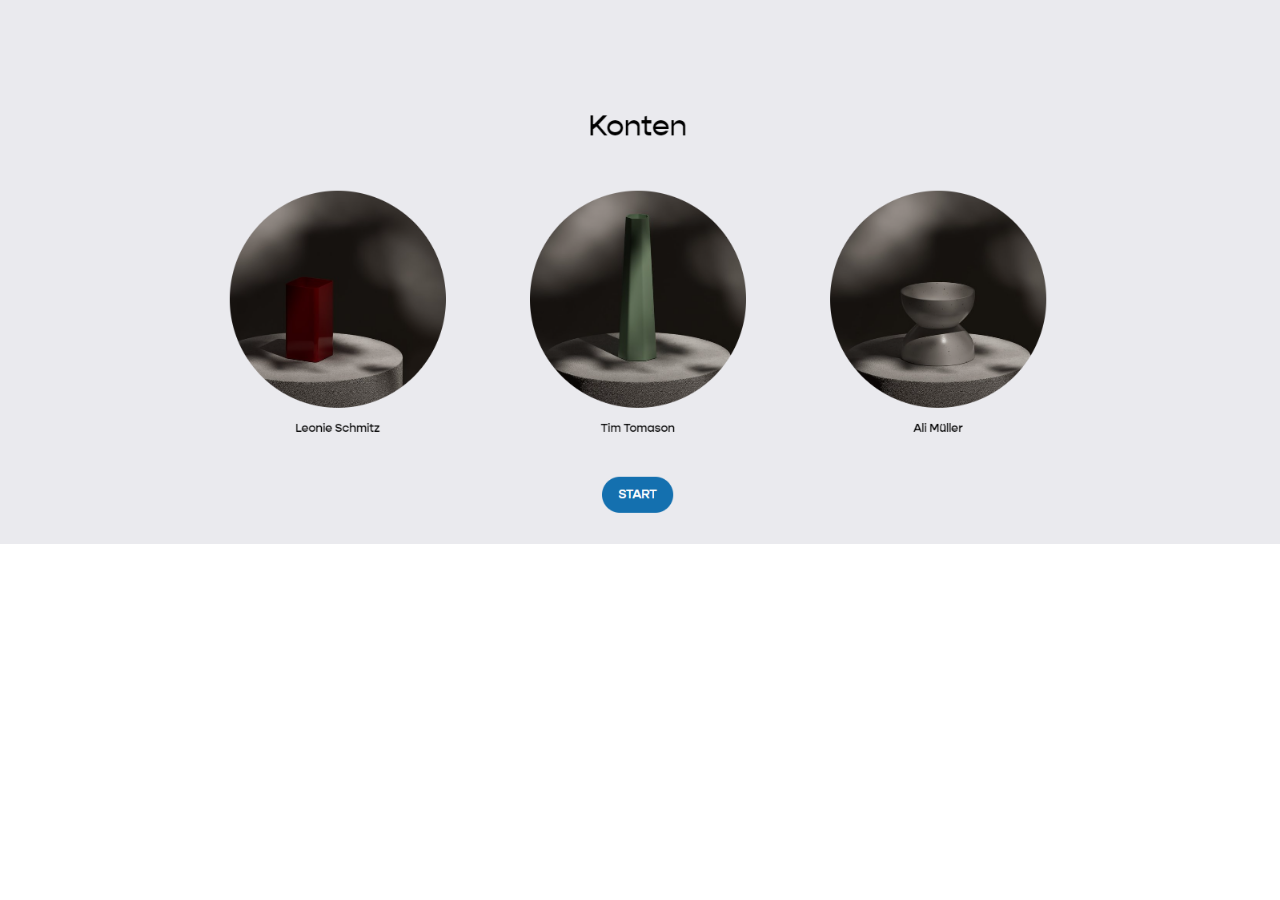
<file: Einloggen.html>
<!DOCTYPE html>
<html lang="en">
<head>
  <meta charset="UTF-8">
  <title>Einloggen</title>
  <link rel="stylesheet" href="css/normalize.css">
  <link rel="stylesheet" href="css/main.css">

</head>
<body>

<div class="container">
  <img src="img/FairScience%20Einloggen.png" alt="Error">
  <a href="Projekte.html">
    <button class="btnEinloggen"></button>
  </a>
</div>

</body>
</html>
</file>
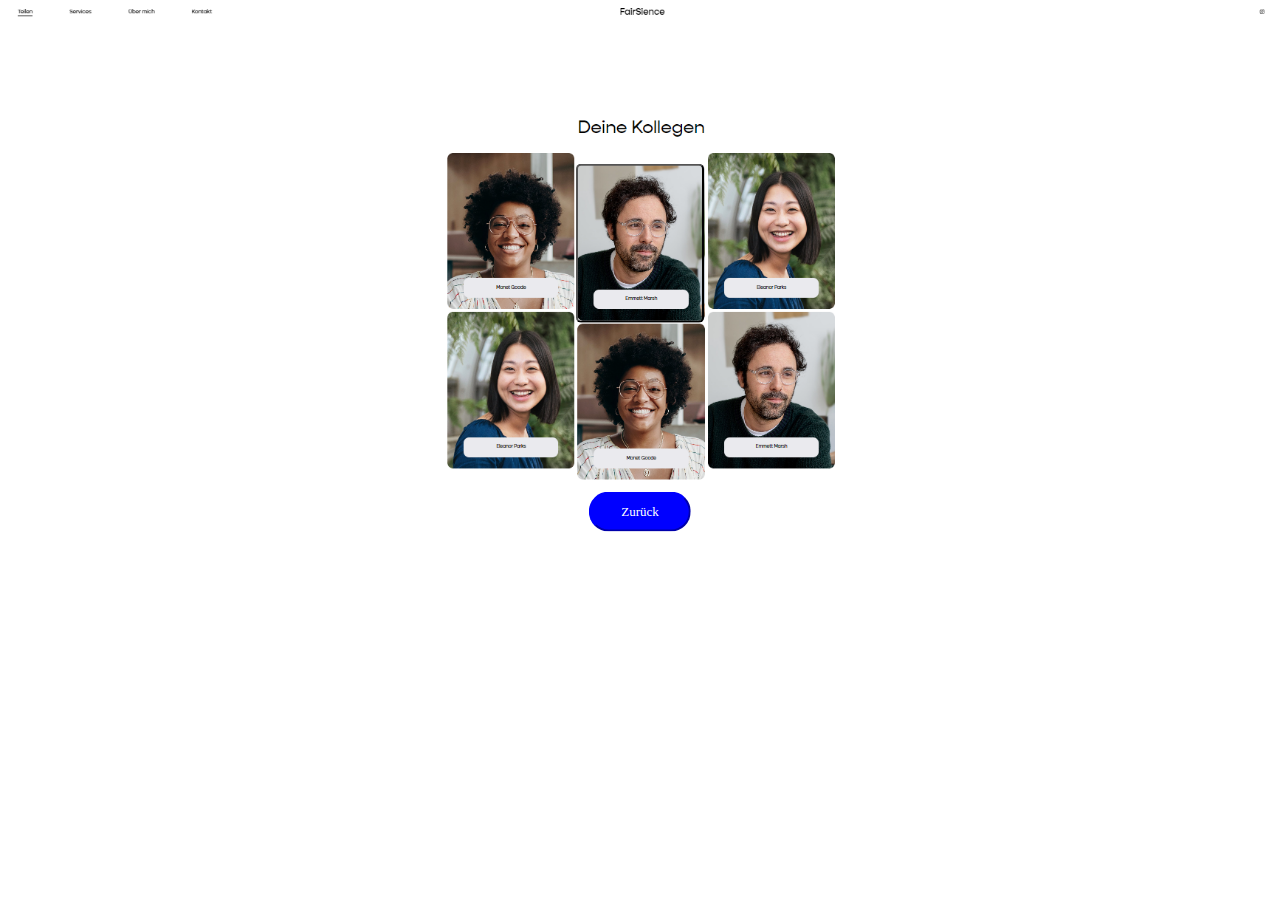
<file: Kontakte.html>
<!DOCTYPE html>
<html lang="en">
<head>
  <meta charset="UTF-8">
  <title>Kontakte</title>
  <link rel="stylesheet" href="css/normalize.css">
  <link rel="stylesheet" href="css/main.css">

</head>
<body>
<div class="container">
  <img src="img/FairScience%20Teilen.png" alt="Error">
  <a href="Projekte.html">
    <button class="btnZurück">Zurück</button>
  </a>
  <a href="ProjekteAndererEinsehen.html">
    <button class="btnEmmettMarsh"></button>
  </a>
</div>
</body>
</html>
</file>
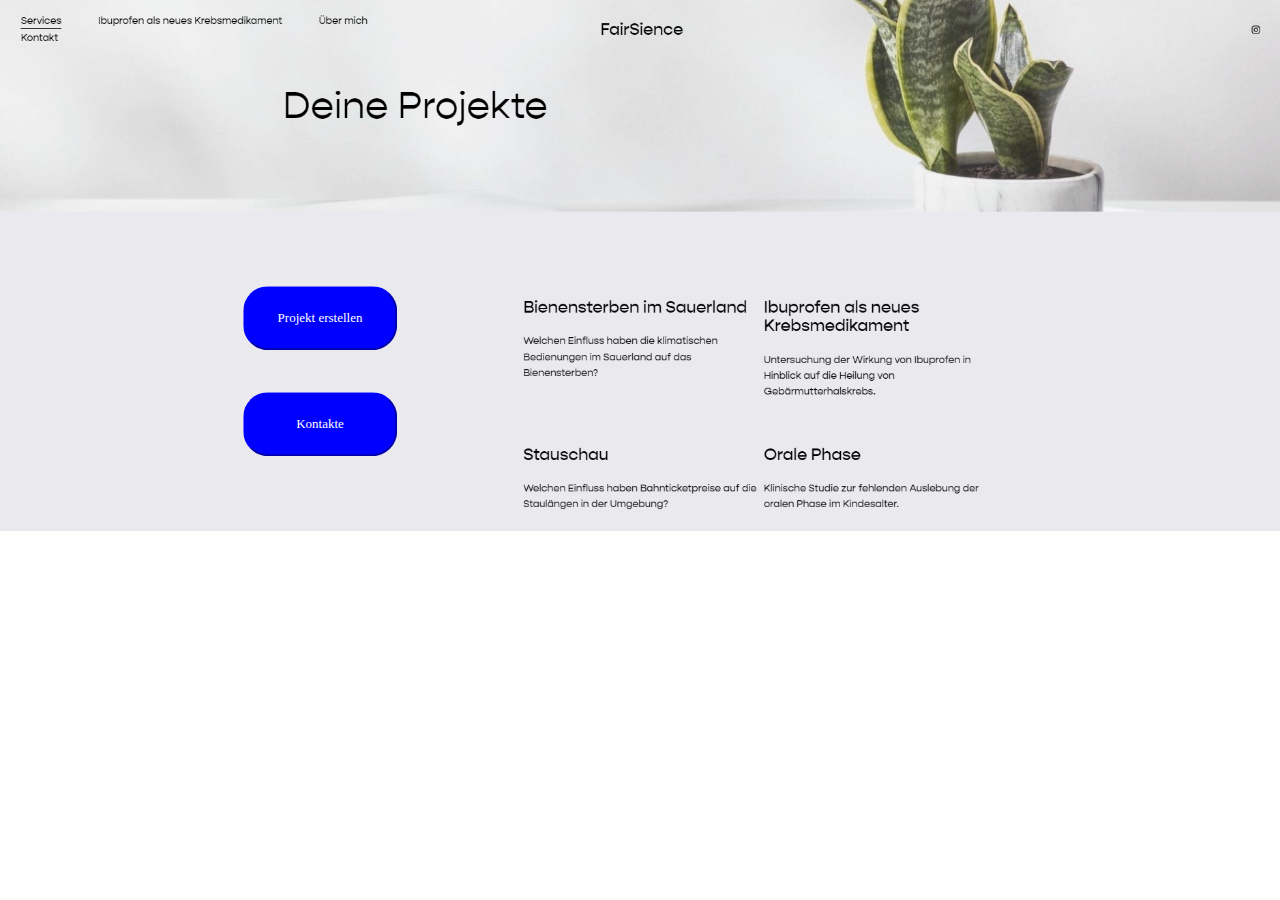
<file: Projekte.html>
<!DOCTYPE html>
<html lang="en">
<head>
  <meta charset="UTF-8">
  <title>Projekte</title>
  <link rel="stylesheet" href="css/normalize.css">
  <link rel="stylesheet" href="css/main.css">

</head>
<body>
<div class="container">
  <img src="img/FairScience%20Projekte.png" alt="Error">
  <a href="ProjektErstellen.html">
    <button class="btnProjektErstellen">Projekt erstellen</button>
  </a>
  <a href="Kontakte.html">
    <button class="btnKontakte">Kontakte</button>
  </a>
</div>
</body>
</html>
</file>
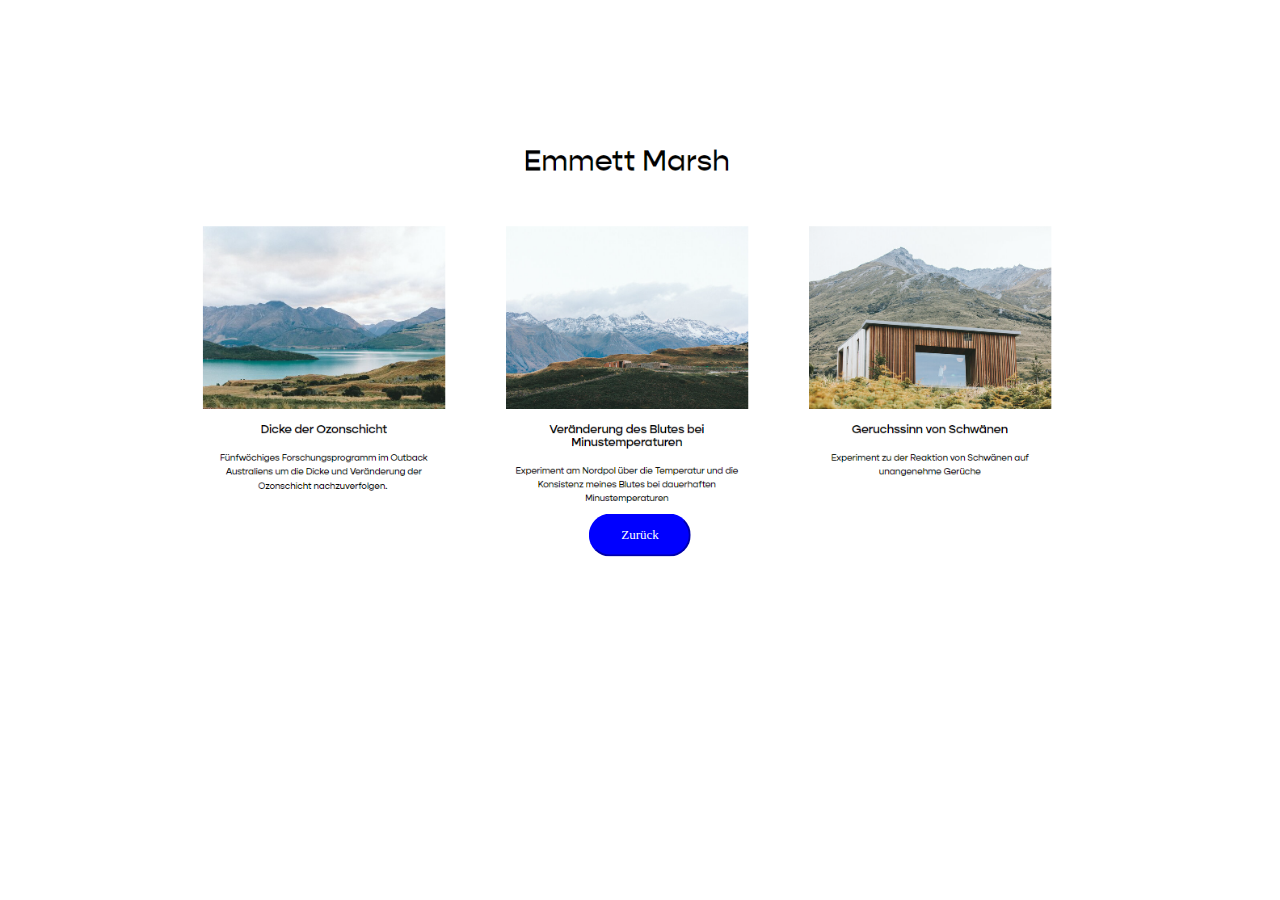
<file: ProjekteAndererEinsehen.html>
<!DOCTYPE html>
<html lang="en">
<head>
  <meta charset="UTF-8">
  <title>ProjekteAndererEinsehen</title>
  <link rel="stylesheet" href="css/normalize.css">
  <link rel="stylesheet" href="css/main.css">

</head>
<body>
<div class="container">
  <img src="img/FairScience%20Einsehen%20anderer.png" alt="Error">
  <a href="Projekte.html">
    <button class="btnZurück">Zurück</button>
  </a>
</div>
</body>
</html>
</file>
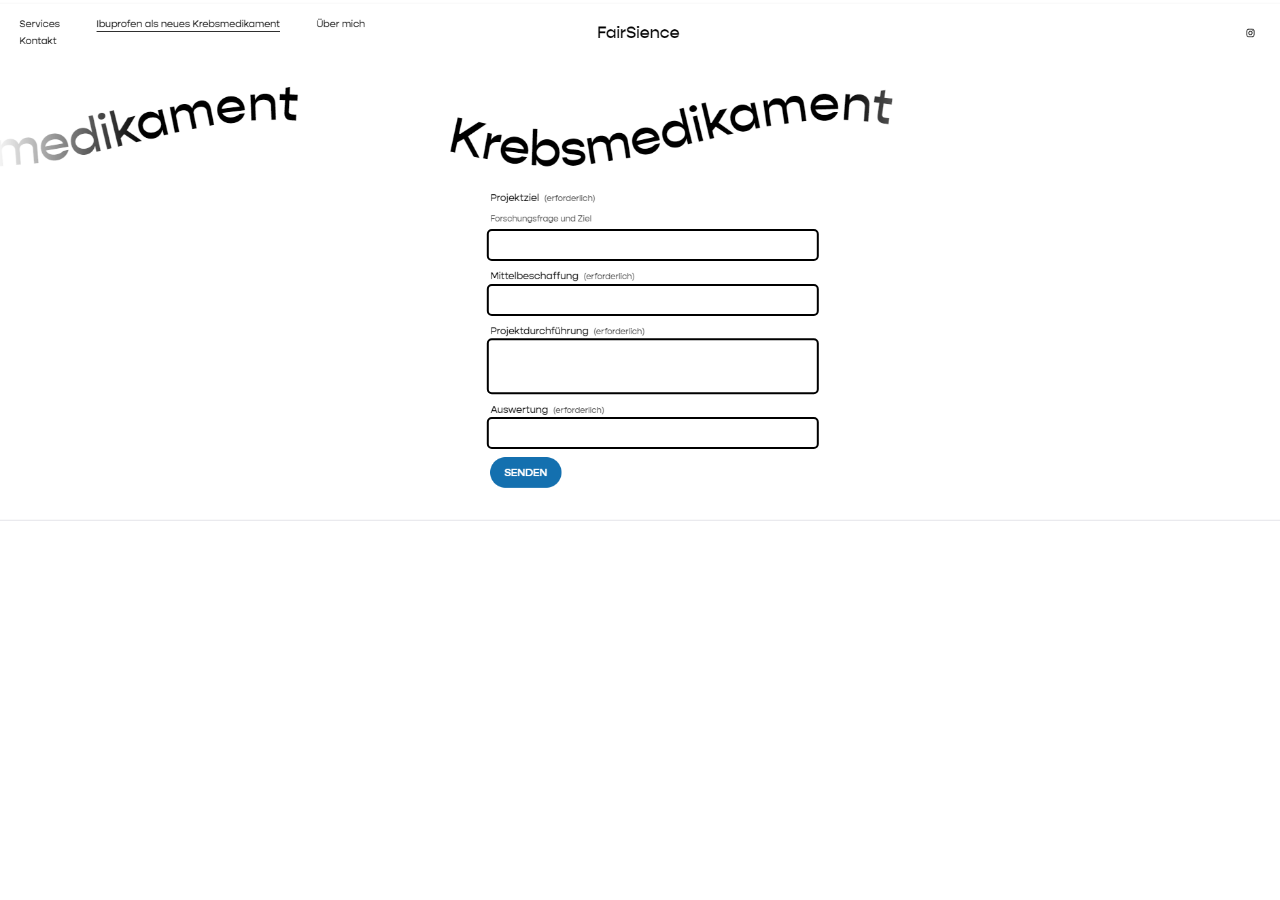
<file: ProjektErstellen.html>
<!DOCTYPE html>
<html lang="en">
<head>
  <meta charset="UTF-8">
  <title>ProjekteErstellen</title>
  <link rel="stylesheet" href="css/normalize.css">
  <link rel="stylesheet" href="css/main.css">

</head>
<body>
<div class="container">
  <img src="img/FairScience%20Projekteingabe.png" alt="Error">
  <textarea class="txtForschungsfrageUndZiele"></textarea>
  <textarea class="txtMittelbeschaffung"></textarea>
  <textarea class="txtProjektdurchführung"></textarea>
  <textarea class="txtAuswertung"></textarea>
  <a href="Projekte.html">
    <button class="btnSenden"></button>
  </a>

</div>
</body>
</html>
</file>
<file: css/main.css>
/*! HTML5 Boilerplate v8.0.0 | MIT License | https://html5boilerplate.com/ */

/* main.css 2.1.0 | MIT License | https://github.com/h5bp/main.css#readme */
/*
 * What follows is the result of much research on cross-browser styling.
 * Credit left inline and big thanks to Nicolas Gallagher, Jonathan Neal,
 * Kroc Camen, and the H5BP dev community and team.
 */

/* ==========================================================================
   Base styles: opinionated defaults
   ========================================================================== */

html {
  color: #222;
  font-size: 1em;
  line-height: 1.4;

}

/*
 * Remove text-shadow in selection highlight:
 * https://twitter.com/miketaylr/status/12228805301
 *
 * Vendor-prefixed and regular ::selection selectors cannot be combined:
 * https://stackoverflow.com/a/16982510/7133471
 *
 * Customize the background color to match your design.
 */

::-moz-selection {
  background: #b3d4fc;
  text-shadow: none;
}

::selection {
  background: #b3d4fc;
  text-shadow: none;
}

/*
 * A better looking default horizontal rule
 */

hr {
  display: block;
  height: 1px;
  border: 0;
  border-top: 1px solid #ccc;
  margin: 1em 0;
  padding: 0;
}

/*
 * Remove the gap between audio, canvas, iframes,
 * images, videos and the bottom of their containers:
 * https://github.com/h5bp/html5-boilerplate/issues/440
 */

audio,
canvas,
iframe,
img,
svg,
video {
  vertical-align: middle;
}

/*
 * Remove default fieldset styles.
 */

fieldset {
  border: 0;
  margin: 0;
  padding: 0;
}

/*
 * Allow only vertical resizing of textareas.
 */

textarea {
  resize: vertical;
}

/* ==========================================================================
   Author's custom styles
   ========================================================================== */

/* ==========================================================================
   Helper classes
   ========================================================================== */

/*
 * Hide visually and from screen readers
 */

.hidden,
[hidden] {
  display: none !important;
}

body,html{
  height: 100%;
}

.container {
  position: relative;
  width: 100%;
}

/* Make the image responsive */
.container img {
  width: 100%;
  height: 100%;
}

/* Style the button and place it in the middle of the container/image */
.container .btn {
  position: absolute;
  top: 58%;
  left: 50%;
  transform: translate(-50%, -50%);
  -ms-transform: translate(-50%, -50%);
  width: 11%;
  height: 1%;
  padding: 12px 24px;
  border: none;
  cursor: pointer;
  border-radius: 5px;
  background: transparent;
}

.btnEinloggen {
  position: absolute;
  top: 91%;
  left: 50%;
  transform: translate(-50%, -50%);
  -ms-transform: translate(-50%, -50%);
  width: 4%;
  height: 4%;
  padding: 12px 24px;
  border: none;
  cursor: pointer;
  border-radius: 5px;
  background: transparent;
}

.btnProjektErstellen {
  position: absolute;
  top: 60%;
  left: 25%;
  transform: translate(-50%, -50%);
  -ms-transform: translate(-50%, -50%);
  width: 12%;
  height: 12%;
  padding: 1px 2px;
  cursor: pointer;
  border-radius: 25px;
  border-color: blue;
  background-color: blue;
  font-size: small;
  font-family: "Arial Rounded MT Bold";
  color: white;
  text-align: center;
}

.btnKontakte{
  position: absolute;
  top: 80%;
  left: 25%;
  transform: translate(-50%, -50%);
  -ms-transform: translate(-50%, -50%);
  width: 12%;
  height: 12%;
  padding: 1px 2px;
  cursor: pointer;
  border-radius: 25px;
  border-color: blue;
  background-color: blue;
  font-size: small;
  font-family: "Arial Rounded MT Bold";
  color: white;
  text-align: center;
}

.btnZurück{
  position: absolute;
  top: 100%;
  left: 50%;
  transform: translate(-50%, -50%);
  -ms-transform: translate(-50%, -50%);
  width: 8%;
  height: 8%;
  padding: 1px 2px;
  cursor: pointer;
  border-radius: 25px;
  border-color: blue;
  background-color: blue;
  font-size: small;
  font-family: "Arial Rounded MT Bold";
  color: white;
  text-align: center;
}

.btnEmmettMarsh{
  position: absolute;
  top: 47.5%;
  left: 50%;
  transform: translate(-50%, -50%);
  -ms-transform: translate(-50%, -50%);
  width: 10%;
  height: 31%;
  padding: 1px 2px;
  cursor: pointer;
  border-radius: 5px;
  border-color: black;
  background: transparent;
}

.btnSenden {
  position: absolute;
  top: 91%;
  left: 41%;
  transform: translate(-50%, -50%);
  -ms-transform: translate(-50%, -50%);
  width: 3%;
  height: 4%;
  padding: 12px 24px;
  border: none;
  cursor: pointer;
  border-radius: 5px;
  background: transparent;
}


.txtForschungsfrageUndZiele {
  position: absolute;
  top: 47%;
  left: 51%;
  transform: translate(-50%, -50%);
  -ms-transform: translate(-50%, -50%);
  width: 25.5%;
  height: 5%;
  padding: 1px 1px;
  border-width: 2px;
  border-color: black;
  cursor: pointer;
  border-radius: 5px;
  font-size: smaller;
  resize: none;
}
.txtMittelbeschaffung {
  position: absolute;
  top: 57.5%;
  left: 51%;
  transform: translate(-50%, -50%);
  -ms-transform: translate(-50%, -50%);
  width: 25.5%;
  height: 5%;
  padding: 1px 1px;
  border-width: 2px;
  border-color: black;
  cursor: pointer;
  border-radius: 5px;
  font-size: smaller;
  resize: none;
}
.txtProjektdurchführung {
  position: absolute;
  top: 70.2%;
  left: 51%;
  transform: translate(-50%, -50%);
  -ms-transform: translate(-50%, -50%);
  width: 25.5%;
  height: 9.5%;
  padding: 1px 1px;
  border-width: 2px;
  border-color: black;
  cursor: pointer;
  border-radius: 5px;
  font-size: smaller;
  resize: none;
}
.txtAuswertung {
  position: absolute;
  top: 83%;
  left: 51%;
  transform: translate(-50%, -50%);
  -ms-transform: translate(-50%, -50%);
  width: 25.5%;
  height: 5%;
  padding: 1px 1px;
  border-width: 2px;
  border-color: black;
  cursor: pointer;
  border-radius: 5px;
  font-size: smaller;
  resize: none;
}

/*
 * Hide only visually, but have it available for screen readers:
 * https://snook.ca/archives/html_and_css/hiding-content-for-accessibility
 *
 * 1. For long content, line feeds are not interpreted as spaces and small width
 *    causes content to wrap 1 word per line:
 *    https://medium.com/@jessebeach/beware-smushed-off-screen-accessible-text-5952a4c2cbfe
 */

.sr-only {
  border: 0;
  clip: rect(0, 0, 0, 0);
  height: 1px;
  margin: -1px;
  overflow: hidden;
  padding: 0;
  position: absolute;
  white-space: nowrap;
  width: 1px;
  /* 1 */
}

/*
 * Extends the .sr-only class to allow the element
 * to be focusable when navigated to via the keyboard:
 * https://www.drupal.org/node/897638
 */

.sr-only.focusable:active,
.sr-only.focusable:focus {
  clip: auto;
  height: auto;
  margin: 0;
  overflow: visible;
  position: static;
  white-space: inherit;
  width: auto;
}

/*
 * Hide visually and from screen readers, but maintain layout
 */

.invisible {
  visibility: hidden;
}

/*
 * Clearfix: contain floats
 *
 * For modern browsers
 * 1. The space content is one way to avoid an Opera bug when the
 *    `contenteditable` attribute is included anywhere else in the document.
 *    Otherwise it causes space to appear at the top and bottom of elements
 *    that receive the `clearfix` class.
 * 2. The use of `table` rather than `block` is only necessary if using
 *    `:before` to contain the top-margins of child elements.
 */

.clearfix::before,
.clearfix::after {
  content: " ";
  display: table;
}

.clearfix::after {
  clear: both;
}

/* ==========================================================================
   EXAMPLE Media Queries for Responsive Design.
   These examples override the primary ('mobile first') styles.
   Modify as content requires.
   ========================================================================== */

@media only screen and (min-width: 35em) {
  /* Style adjustments for viewports that meet the condition */
}

@media print,
  (-webkit-min-device-pixel-ratio: 1.25),
  (min-resolution: 1.25dppx),
  (min-resolution: 120dpi) {
  /* Style adjustments for high resolution devices */
}

/* ==========================================================================
   Print styles.
   Inlined to avoid the additional HTTP request:
   https://www.phpied.com/delay-loading-your-print-css/
   ========================================================================== */

@media print {
  *,
  *::before,
  *::after {
    background: #fff !important;
    color: #000 !important;
    /* Black prints faster */
    box-shadow: none !important;
    text-shadow: none !important;
  }

  a,
  a:visited {
    text-decoration: underline;
  }

  a[href]::after {
    content: " (" attr(href) ")";
  }

  abbr[title]::after {
    content: " (" attr(title) ")";
  }

  /*
   * Don't show links that are fragment identifiers,
   * or use the `javascript:` pseudo protocol
   */
  a[href^="#"]::after,
  a[href^="javascript:"]::after {
    content: "";
  }

  pre {
    white-space: pre-wrap !important;
  }

  pre,
  blockquote {
    border: 1px solid #999;
    page-break-inside: avoid;
  }

  /*
   * Printing Tables:
   * https://web.archive.org/web/20180815150934/http://css-discuss.incutio.com/wiki/Printing_Tables
   */
  thead {
    display: table-header-group;
  }

  tr,
  img {
    page-break-inside: avoid;
  }

  p,
  h2,
  h3 {
    orphans: 3;
    widows: 3;
  }

  h2,
  h3 {
    page-break-after: avoid;
  }
}
</file>
